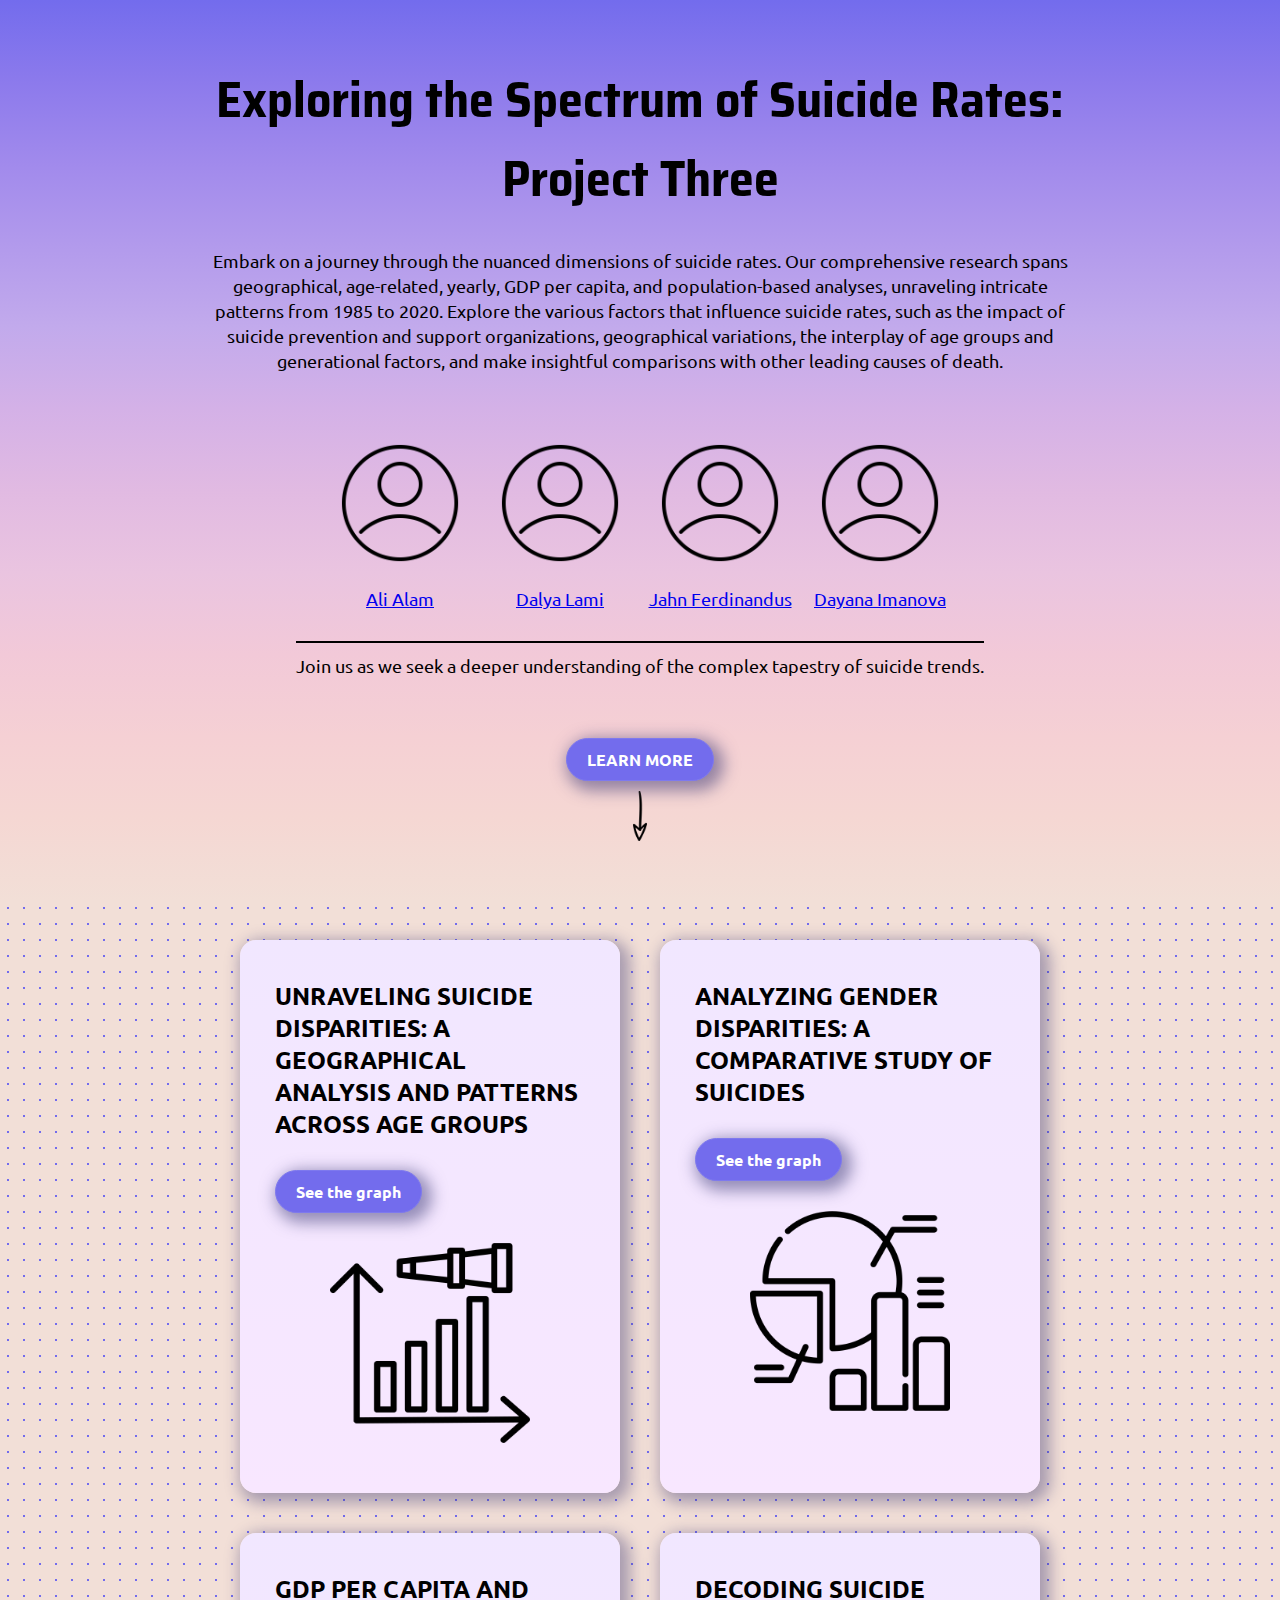
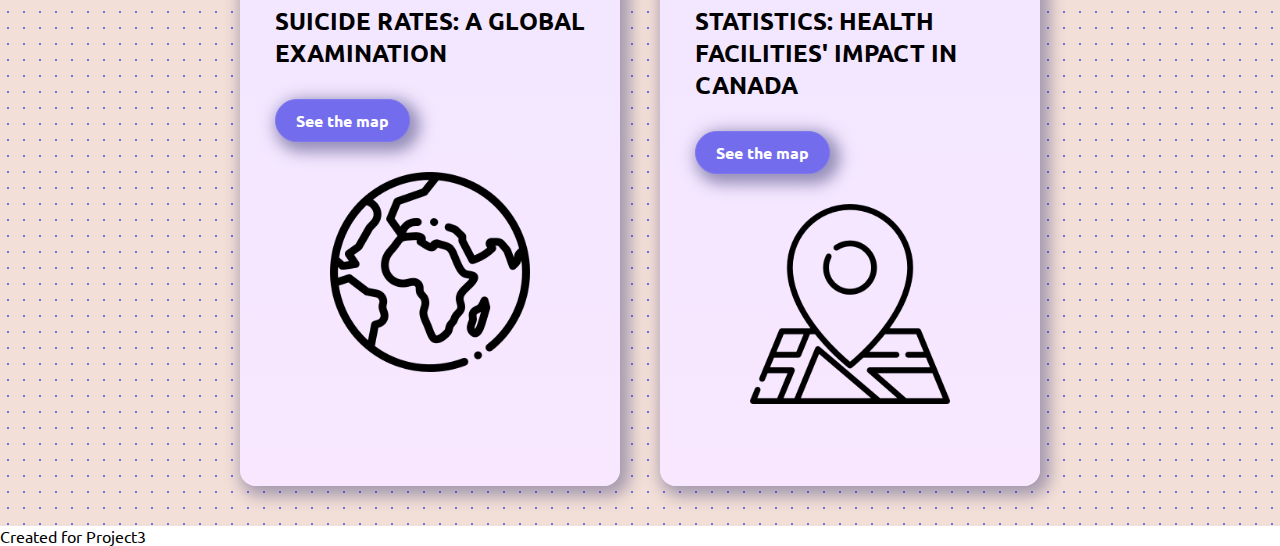
<file: templates/index.html>
<!doctype html>
<html lang="en-CA">
<head>
  <meta charset="utf-8">
  <title>Project 3</title>
  <meta name="description" content="project 3 description">
  <meta name="viewport" content="width=device-width, initial-scale=1">
  <link rel="stylesheet" href="../static/css/style.css">
</head>

<body>
<div id="cover">
  <h1>Exploring the Spectrum of Suicide Rates: Project Three</h1>
  <p>Embark on a journey through the nuanced dimensions of suicide rates. 
    Our comprehensive research spans geographical, age-related, 
    yearly, GDP per capita, and population-based analyses, unraveling intricate 
    patterns from 1985 to 2020. Explore the various factors that influence suicide 
    rates, such as the impact of suicide prevention and support organizations, 
    geographical variations, the interplay of age groups and generational factors, 
    and make insightful comparisons with other leading causes of death.
  </p>
  <div id="team">
    <a href="https://www.linkedin.com/in/ali-a-490494113/" class="profileLink">
      <img src="../static/img/user.png" alt="Ali Alam">
      <p>Ali Alam</p>
    </a>

    <a href="https://www.linkedin.com/in/dalya-lami/" class="profileLink">
      <img src="../static/img/user.png" alt="Dalya Lami">
      <p>Dalya Lami</p>
    </a>

    <a href="https://www.linkedin.com/in/jahnf/" class="profileLink">
      <img src="../static/img/user.png" alt="Jahn Ferdinandus">
      <p>Jahn Ferdinandus</p>
    </a>

    <a href="https://www.linkedin.com/in/dayana-imanova1/" class="profileLink">
      <img src="../static/img/user.png" alt="Dayana Imanova">
      <p>Dayana Imanova</p>
    </a>
    
  </div>

  <p id="separatedSentence">Join us as we seek a deeper understanding of the 
    complex tapestry of suicide trends.
  </p>

  <a href="#learnMore" class="button">LEARN MORE</a>
  <img src="../static/img/arrow.png" id="arrow" alt="down-arrow">

</div>

<div id="learnMore">
    <div id="groupOfCards">
      <div class="card">
        <h2>Unraveling Suicide Disparities: A Geographical Analysis and Patterns Across Age Groups</h2>
        <p></p>
        <a href="../static/html-graphs/graph1.html" class="button">See the graph</a>
        <img src="../static/img/chart1.png" alt="Description of the image">
      </div>

      <div class="card">
        <h2>Analyzing Gender Disparities: A Comparative Study of Suicides</h2>
        <p></p>
        <a href="../static/html-graphs/graph2.html" class="button">See the graph</a>
        <img src="../static/img/chart2.png" alt="Description of the image">
      </div>

      <div class="card">
        <h2>GDP per Capita and Suicide Rates: A Global Examination</h2>
        <p></p>
        <a href="../static/html-graphs/graph3.html" class="button">See the map</a>
        <img src="../static/img/chart3.png" alt="Description of the image">
      </div>

      <div class="card">
        <h2>Decoding Suicide Statistics: Health Facilities' Impact in Canada</h2>
        <p></p>
        <a href="../static/html-graphs/graph4.html" class="button">See the map</a>
        <img src="../static/img/chart4.png" alt="Description of the image">
      </div>
    </div>
</div>

<div id="footer">
  <p>Created for Project3</p>
</div>
</body>

</html>
</file>
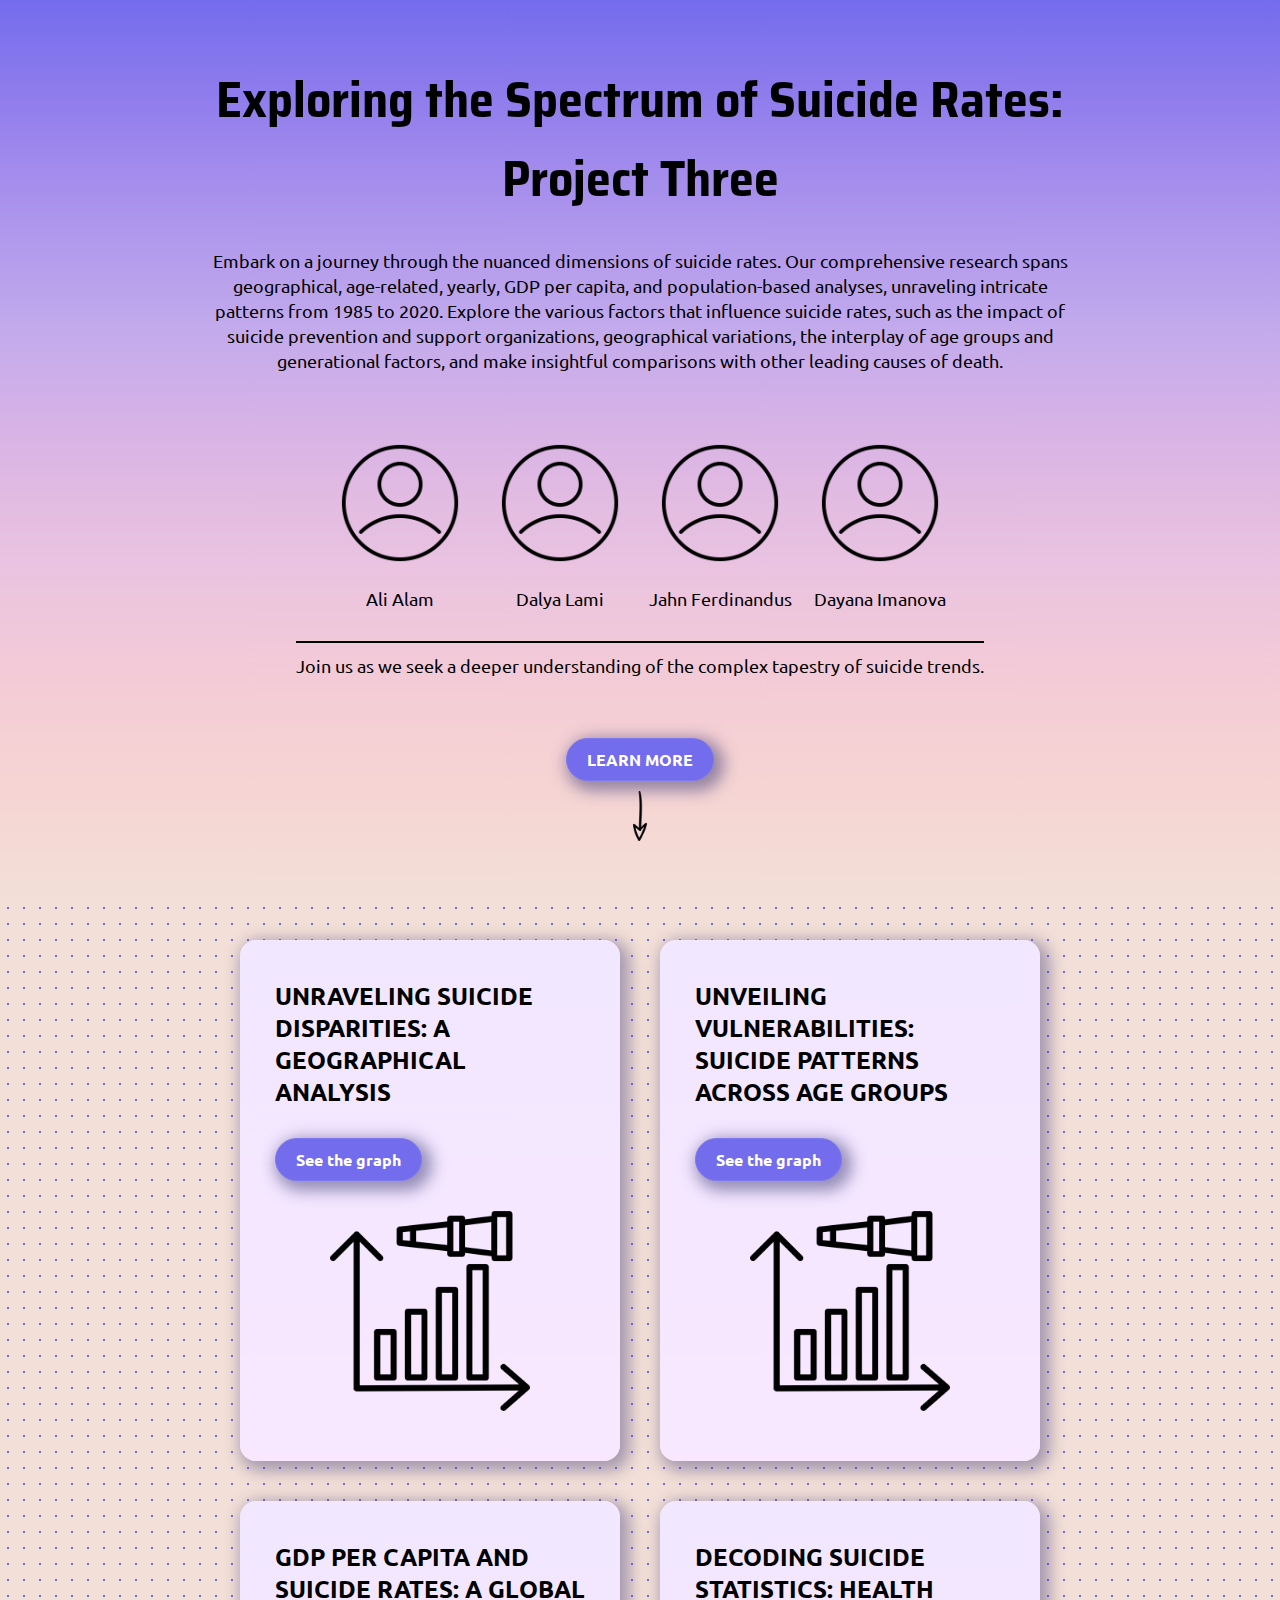
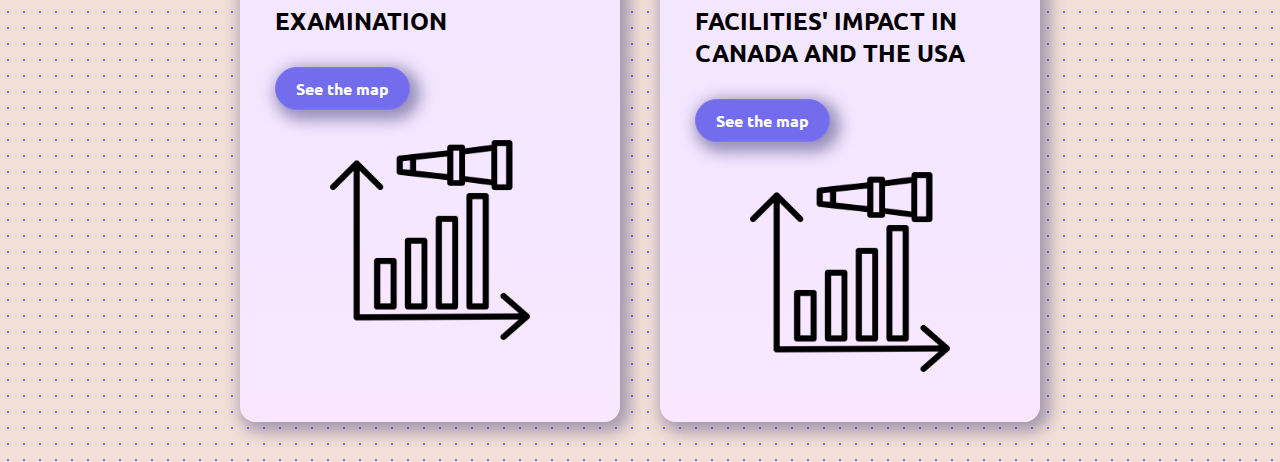
<file: static/main-page.html>
<!doctype html>
<html lang="en-CA">
<head>
  <meta charset="utf-8">
  <title>Project 3</title>
  <meta name="description" content="project 3 description">
  <meta name="viewport" content="width=device-width, initial-scale=1">
  <link rel="stylesheet" href="css/style.css">
</head>

<body>
<div id="cover">
  <h1>Exploring the Spectrum of Suicide Rates: Project Three</h1>
  <p>Embark on a journey through the nuanced dimensions of suicide rates. 
    Our comprehensive research spans geographical, age-related, 
    yearly, GDP per capita, and population-based analyses, unraveling intricate 
    patterns from 1985 to 2020. Explore the various factors that influence suicide 
    rates, such as the impact of suicide prevention and support organizations, 
    geographical variations, the interplay of age groups and generational factors, 
    and make insightful comparisons with other leading causes of death.
  </p>
  <div id="team">
    <div>
      <img src="img/user.png" alt="Ali Alam">
      <p>Ali Alam</p>
    </div>

    <div>
      <img src="img/user.png" alt="Dalya Lami">
      <p>Dalya Lami</p>
    </div>

    <div>
      <img src="img/user.png" alt="Jahn Ferdinandus">
      <p>Jahn Ferdinandus</p>
    </div>

    <div>
      <img src="img/user.png" alt="Dayana Imanova">
      <p>Dayana Imanova</p>
    </div>
    
  </div>

  <p id="separatedSentence">Join us as we seek a deeper understanding of the 
    complex tapestry of suicide trends.
  </p>

  <a href="#learnMore" class="button">LEARN MORE</a>
  <img src="img/arrow.png" id="arrow" alt="down-arrow">

</div>

<div id="learnMore">
    <div id="groupOfCards">
      <div class="card">
        <h2>Unraveling Suicide Disparities: A Geographical Analysis</h2>
        <p></p>
        <a href="html-graphs/graph1.html" class="button">See the graph</a>
        <img src="img/graph.png" alt="Description of the image">
      </div>

      <div class="card">
        <h2>Unveiling Vulnerabilities: Suicide Patterns Across Age Groups</h2>
        <p></p>
        <a href="html-graphs/graph2.html" class="button">See the graph</a>
        <img src="img/graph.png" alt="Description of the image">
      </div>

      <div class="card">
        <h2>GDP per Capita and Suicide Rates: A Global Examination</h2>
        <p></p>
        <a href="html-graphs/graph3.html" class="button">See the map</a>
        <img src="img/graph.png" alt="Description of the image">
      </div>

      <div class="card">
        <h2>Decoding Suicide Statistics: Health Facilities' Impact in Canada and the USA</h2>
        <p></p>
        <a href="html-graphs/graph4.html" class="button">See the map</a>
        <img src="img/graph.png" alt="Description of the image">
      </div>
    </div>
</div>
</body>

</html>
</file>
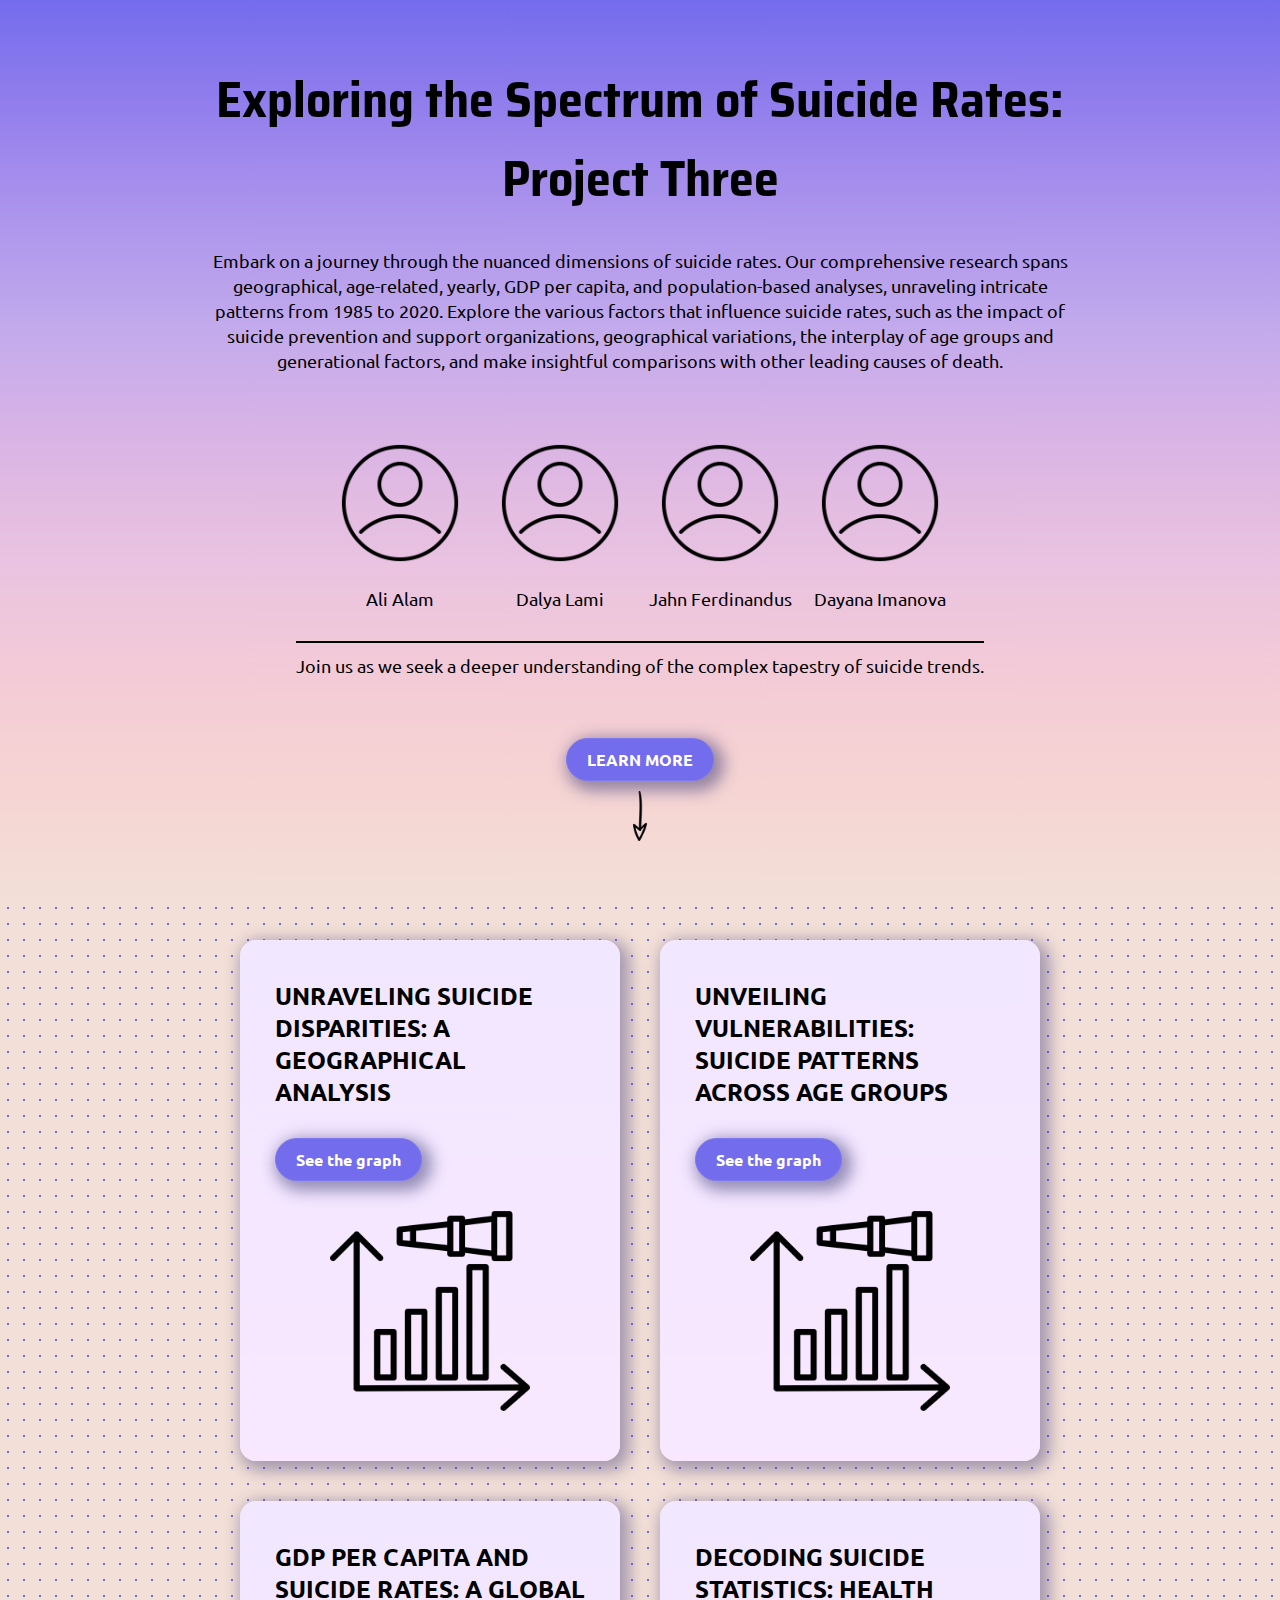
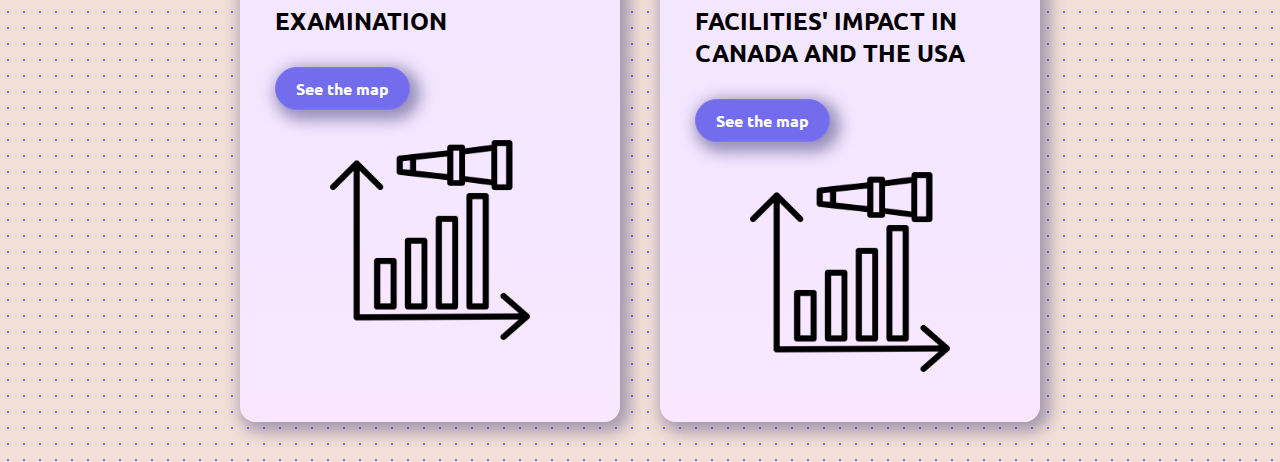
<file: templates/main-page.html>
<!doctype html>
<html lang="en-CA">
<head>
  <meta charset="utf-8">
  <title>Project 3</title>
  <meta name="description" content="project 3 description">
  <meta name="viewport" content="width=device-width, initial-scale=1">
  <link rel="stylesheet" href="../static/css/style.css">
</head>

<body>
<div id="cover">
  <h1>Exploring the Spectrum of Suicide Rates: Project Three</h1>
  <p>Embark on a journey through the nuanced dimensions of suicide rates. 
    Our comprehensive research spans geographical, age-related, 
    yearly, GDP per capita, and population-based analyses, unraveling intricate 
    patterns from 1985 to 2020. Explore the various factors that influence suicide 
    rates, such as the impact of suicide prevention and support organizations, 
    geographical variations, the interplay of age groups and generational factors, 
    and make insightful comparisons with other leading causes of death.
  </p>
  <div id="team">
    <div>
      <img src="../static/img/user.png" alt="Ali Alam">
      <p>Ali Alam</p>
    </div>

    <div>
      <img src="../static/img/user.png" alt="Dalya Lami">
      <p>Dalya Lami</p>
    </div>

    <div>
      <img src="../static/img/user.png" alt="Jahn Ferdinandus">
      <p>Jahn Ferdinandus</p>
    </div>

    <div>
      <img src="../static/img/user.png" alt="Dayana Imanova">
      <p>Dayana Imanova</p>
    </div>
    
  </div>

  <p id="separatedSentence">Join us as we seek a deeper understanding of the 
    complex tapestry of suicide trends.
  </p>

  <a href="#learnMore" class="button">LEARN MORE</a>
  <img src="../static/img/arrow.png" id="arrow" alt="down-arrow">

</div>

<div id="learnMore">
    <div id="groupOfCards">
      <div class="card">
        <h2>Unraveling Suicide Disparities: A Geographical Analysis</h2>
        <p></p>
        <a href="../static/html-graphs/graph1.html" class="button">See the graph</a>
        <img src="../static/img/graph.png" alt="Description of the image">
      </div>

      <div class="card">
        <h2>Unveiling Vulnerabilities: Suicide Patterns Across Age Groups</h2>
        <p></p>
        <a href="../static/html-graphs/graph2.html" class="button">See the graph</a>
        <img src="../static/img/graph.png" alt="Description of the image">
      </div>

      <div class="card">
        <h2>GDP per Capita and Suicide Rates: A Global Examination</h2>
        <p></p>
        <a href="../static/html-graphs/graph3.html" class="button">See the map</a>
        <img src="../static/img/graph.png" alt="Description of the image">
      </div>

      <div class="card">
        <h2>Decoding Suicide Statistics: Health Facilities' Impact in Canada and the USA</h2>
        <p></p>
        <a href="../static/html-graphs/graph4.html" class="button">See the map</a>
        <img src="../static/img/graph.png" alt="Description of the image">
      </div>
    </div>
</div>
</body>

</html>
</file>
<file: static/css/style.css>
@import url('https://fonts.googleapis.com/css2?family=Saira+Semi+Condensed&family=Ubuntu&display=swap');

/* CSS Reset */
* {
    margin: 0;
    padding: 0;
    font-family: 'Ubuntu', sans-serif;
}


/* --------------------- */
/* BUTTON */
/* --------------------- */
.button {
    display: inline-block;
    text-decoration: none;
    font-weight: bold;
    color: white;
    padding: 10px 20px;
    border-radius: 30px;
    border-color: #7e79ee;
    border-width: 1px;
    border-style: solid; 
    background-color: #736CED;
    -webkit-box-shadow: 5px 5px 15px 5px rgba(56,53,116,0.50); 
    box-shadow: 5px 5px 15px 5px rgba(56,53,116,0.50);
}



/* --------------------- */
/* COVER */
/* --------------------- */
#cover {
    display: flex;
    flex-direction: column;
    justify-content: center;
    align-items: center;
    min-height: 100vh;
    background-image: linear-gradient(to bottom, #736ced, #8c7aec, #a18aec, #b29aec, #c2aaec, #d4b1e7, #e1bae2, #eac4e0, #f2c9d8, #f5d0d4, #f5d7d3, #f2dfd7);

}

#cover h1 {
    text-align: center;
    margin-bottom: 30px;
    font-family: 'Saira Semi Condensed', sans-serif;
    font-size: 50px;
    max-width: 880px;
}

#cover p {
    text-align: center;
    max-width: 880px;
    font-size: 18px;
    line-height: 25px;
}

#cover .button {
    margin-top: 60px;
}

/* --------------------- */
/* TEAM */
/* --------------------- */
#team {
    display: flex;
    flex-direction: row;
    flex-wrap: wrap;
    justify-content: center;
    margin-top: 50px;
}

#team img {
    width: 120px;
    height: auto;
    margin: 20px;
}

#team p {
   text-align: center;
}

#separatedSentence {
    text-align: center;
    margin-top: 30px;
    max-width: 900px;
    font-size: 20px;
    border-top: 2px solid black;
    padding-top: 10px;
    
}


#arrow {
    height: 50px;
    width: auto;
    margin-top: 10px;
}


/* --------------------- */
/* LEARN MORE */
/* --------------------- */
#learnMore {
    display: flex;
    justify-content: center;
    min-height: 100vh;
    width: 100%;
    background-color: #D4C1EC;
    background-color: #F2DFD7;
    background-image: radial-gradient(#736CED 0.8px, #F2DFD7 0.8px);
    background-size: 16px 16px;
}
#groupOfCards {
    padding: 40px 0;
    max-width: 800px;
    display: grid;
    grid-template-rows: repeat(2, 1fr);
    grid-template-columns: repeat(2, 1fr);
    gap: 40px;
    
}

.card {
    background-color: #EDC6DD;
    border-radius: 16px;
    padding: 40px 35px;

    -webkit-box-shadow: 5px 5px 15px 5px rgba(56,53,116,0.40); 
    box-shadow: 5px 5px 15px 5px rgba(56,53,116,0.40);

    background: rgb(241,231,255);
    background: linear-gradient(180deg, rgba(241,231,255,1) 0%, rgba(248,231,255,1) 100%);
}


.card h2 {
    text-transform: uppercase;
}

.card img {
    display: block;
    margin: 0 auto;
    margin-top: 30px;
    margin-bottom: 10px;
    height: 200px;
    width: auto;
}

.card p {
    padding-top: 10px;
    padding-bottom: 20px;
}

/* --------------------- */
/* GRAPHS */
/* --------------------- */
#header {
    position: fixed;
    width: 100%;
    display: flex;
    background: rgb(241,231,255);
    background: linear-gradient(180deg, rgba(241,231,255,1) 0%, rgba(248,231,255,1) 100%);
    align-items: center;
    padding: 10px 20px;
    -webkit-box-shadow: 5px 5px 15px 5px rgba(56,53,116,0.50); 
    box-shadow: 5px 5px 15px 5px rgba(56,53,116,0.50);
}

#header h1 {
    font-size: 15px;
    padding-left: 30px;
}

#header .button {
    font-size: 15px;
    box-shadow: none;
}

#graph1, #graph2, #graph3, #graph4{
    padding-top: 120px;
    display: flex;
    align-items: flex-start;
    justify-content: center;
    min-height: 100vh;
    width: 100%;
    background-color: #f2dfd7;
    background-size: 16px 16px;
}

#graph2 {
    flex-direction: column;
    padding-top: inherit;
    align-items: center;
}

#dropdowns select{
    padding: 8px;
    margin-top: 15px;
    border-style: solid;
    border-color: #736CED;
    border-width: 3px;
    border-radius: 10px;

}

#countryDropdown {
    margin-right: 10px;

}


#chart1{
    width: 900px;
    height: 700px;
}
</file>
